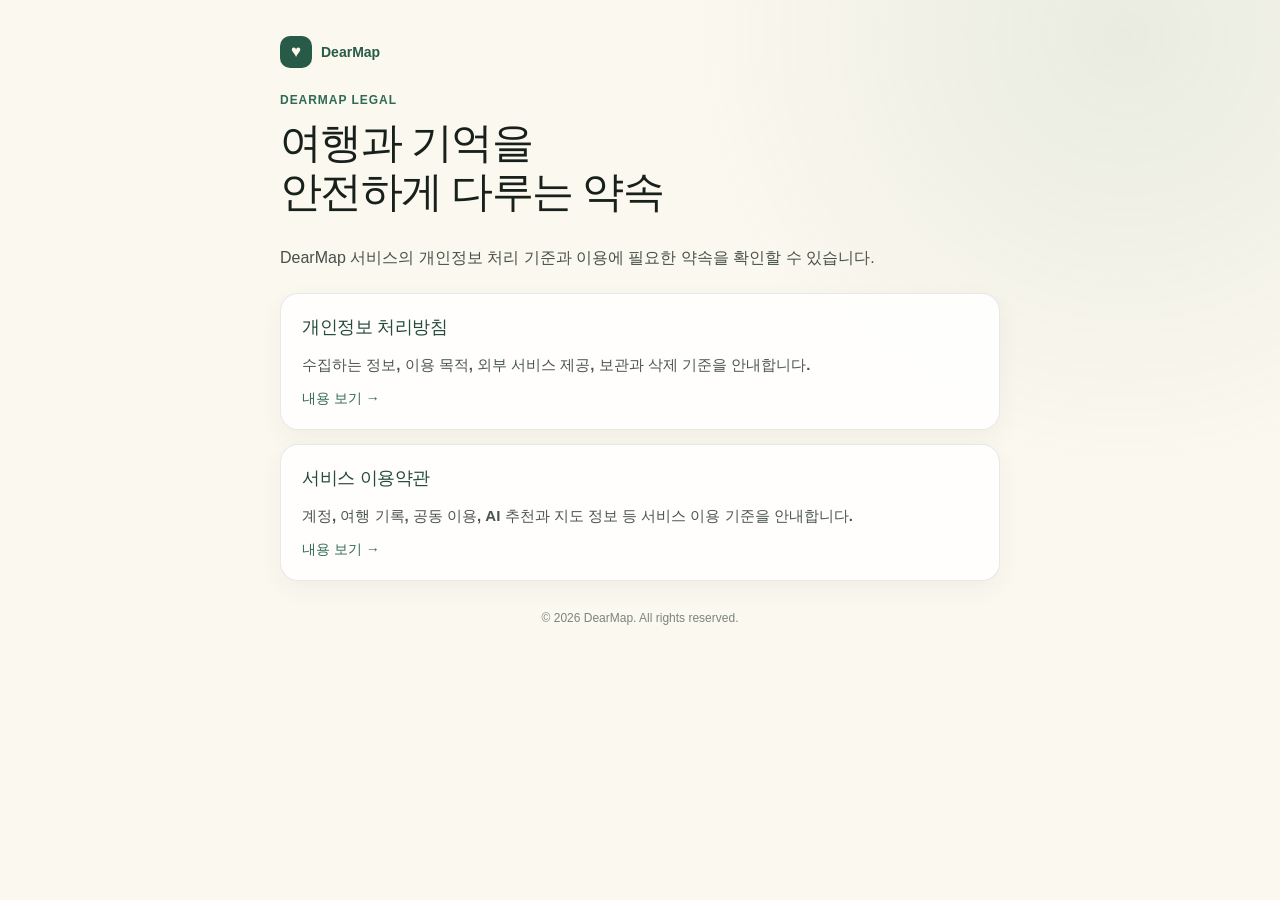
<file: index.html>
<!doctype html>
<html lang="ko">
<head>
  <meta charset="utf-8">
  <meta name="viewport" content="width=device-width, initial-scale=1, viewport-fit=cover">
  <meta name="color-scheme" content="light">
  <meta name="description" content="DearMap 개인정보 처리방침 및 이용약관">
  <title>DearMap 법적 고지</title>
  <link rel="stylesheet" href="./styles.css">
</head>
<body>
  <main>
    <header>
      <a class="brand" href="./">
        <span class="brand-mark" aria-hidden="true">♥</span>
        <span>DearMap</span>
      </a>
      <p class="eyebrow">DEARMAP LEGAL</p>
      <h1>여행과 기억을<br>안전하게 다루는 약속</h1>
    </header>

    <p class="intro">DearMap 서비스의 개인정보 처리 기준과 이용에 필요한 약속을 확인할 수 있습니다.</p>

    <a class="link-card" href="./privacy/">
      <h2>개인정보 처리방침</h2>
      <p>수집하는 정보, 이용 목적, 외부 서비스 제공, 보관과 삭제 기준을 안내합니다.</p>
      <span class="link-label">내용 보기 →</span>
    </a>

    <a class="link-card" href="./terms/">
      <h2>서비스 이용약관</h2>
      <p>계정, 여행 기록, 공동 이용, AI 추천과 지도 정보 등 서비스 이용 기준을 안내합니다.</p>
      <span class="link-label">내용 보기 →</span>
    </a>

    <footer>© 2026 DearMap. All rights reserved.</footer>
  </main>
</body>
</html>
</file>
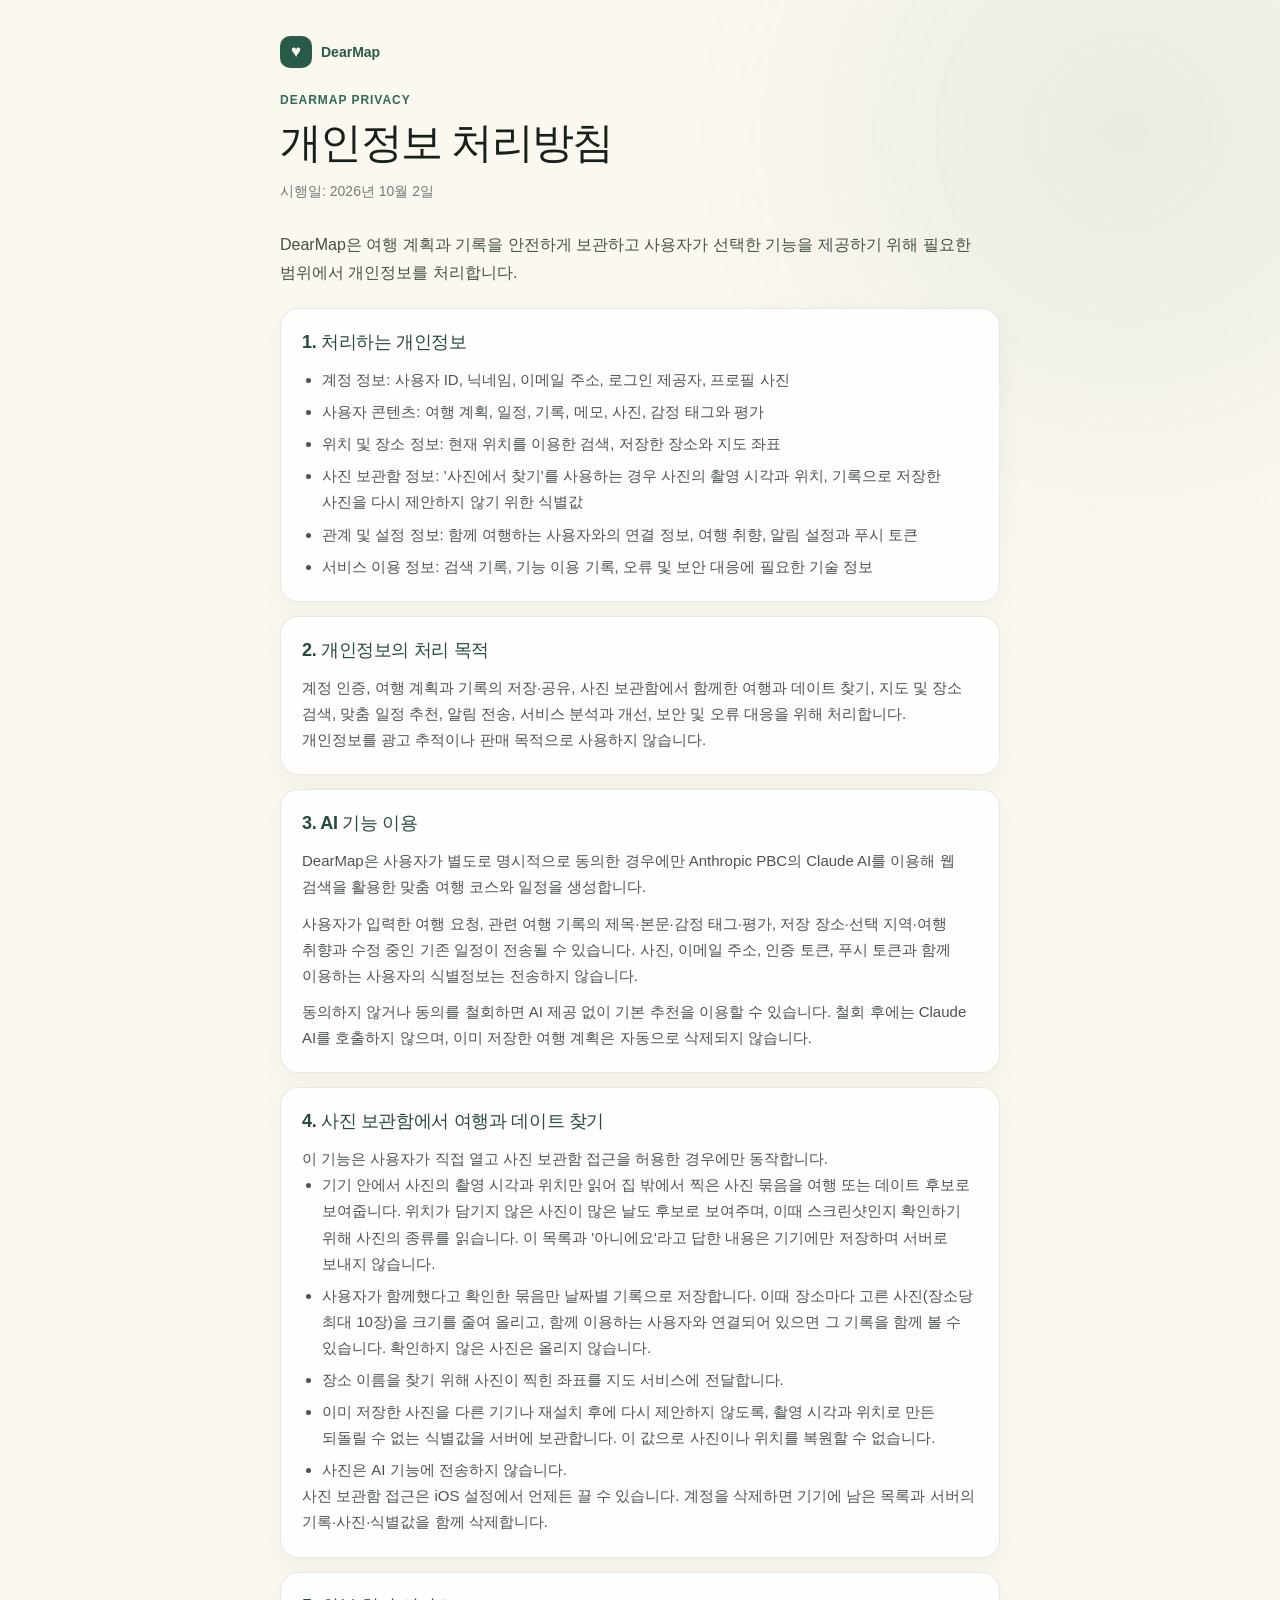
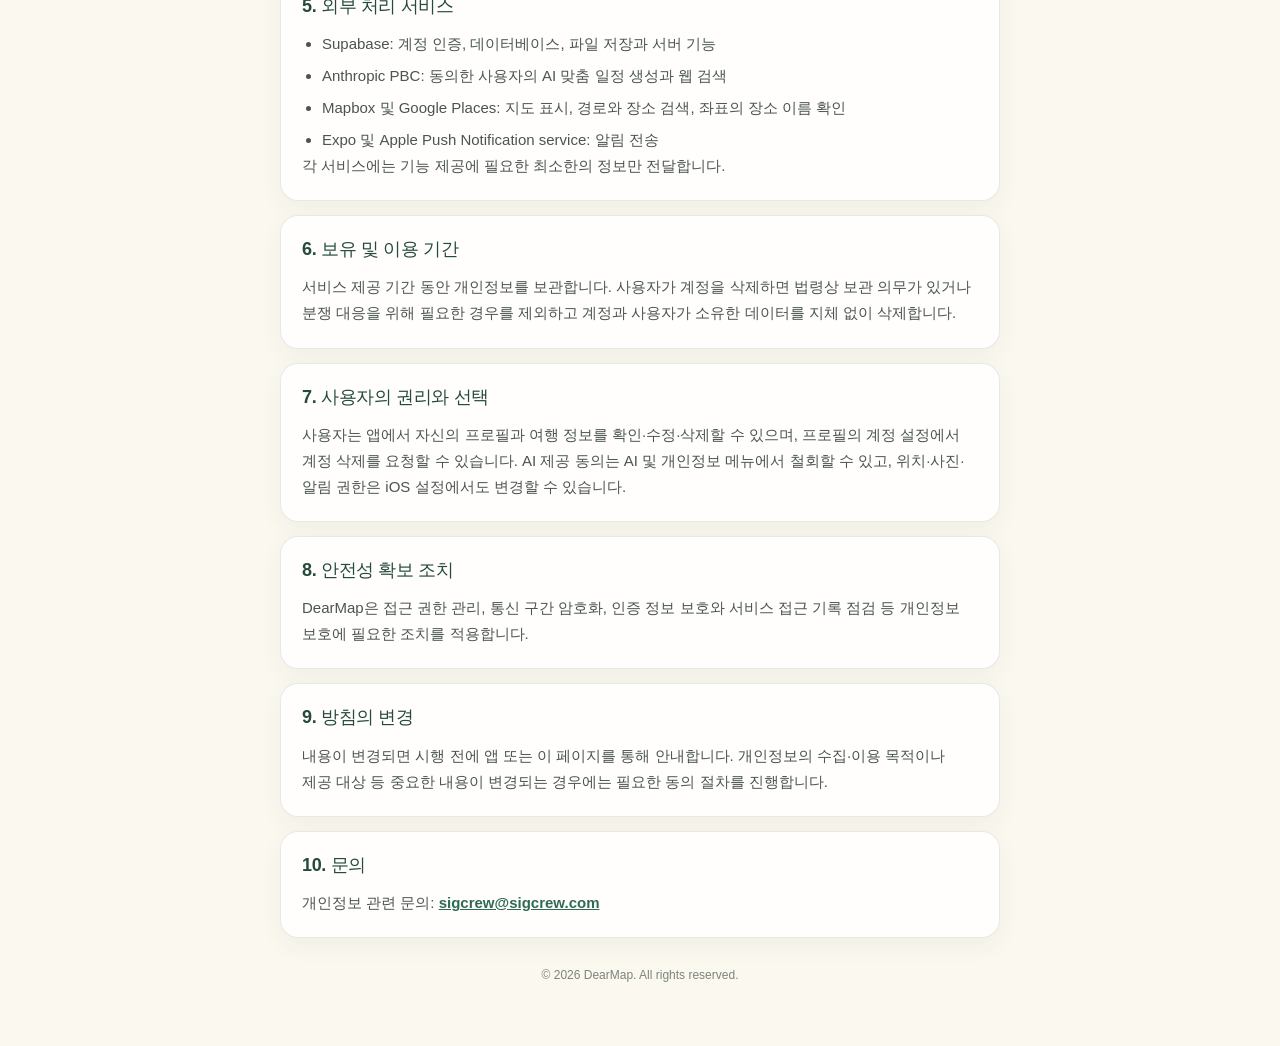
<file: privacy/index.html>
<!doctype html>
<html lang="ko">
<head>
  <meta charset="utf-8">
  <meta name="viewport" content="width=device-width, initial-scale=1, viewport-fit=cover">
  <meta name="color-scheme" content="light">
  <meta name="description" content="DearMap 개인정보 처리방침">
  <title>DearMap 개인정보 처리방침</title>
  <link rel="stylesheet" href="../styles.css">
</head>
<body>
  <main>
    <header>
      <a class="brand" href="../">
        <span class="brand-mark" aria-hidden="true">♥</span>
        <span>DearMap</span>
      </a>
      <p class="eyebrow">DEARMAP PRIVACY</p>
      <h1>개인정보 처리방침</h1>
      <p class="effective">시행일: 2026년 10월 2일</p>
    </header>

    <p class="intro">DearMap은 여행 계획과 기록을 안전하게 보관하고 사용자가 선택한 기능을 제공하기 위해 필요한 범위에서 개인정보를 처리합니다.</p>

    <section class="document-card">
      <h2>1. 처리하는 개인정보</h2>
      <ul>
        <li>계정 정보: 사용자 ID, 닉네임, 이메일 주소, 로그인 제공자, 프로필 사진</li>
        <li>사용자 콘텐츠: 여행 계획, 일정, 기록, 메모, 사진, 감정 태그와 평가</li>
        <li>위치 및 장소 정보: 현재 위치를 이용한 검색, 저장한 장소와 지도 좌표</li>
        <li>사진 보관함 정보: '사진에서 찾기'를 사용하는 경우 사진의 촬영 시각과 위치, 기록으로 저장한 사진을 다시 제안하지 않기 위한 식별값</li>
        <li>관계 및 설정 정보: 함께 여행하는 사용자와의 연결 정보, 여행 취향, 알림 설정과 푸시 토큰</li>
        <li>서비스 이용 정보: 검색 기록, 기능 이용 기록, 오류 및 보안 대응에 필요한 기술 정보</li>
      </ul>
    </section>

    <section class="document-card">
      <h2>2. 개인정보의 처리 목적</h2>
      <p>계정 인증, 여행 계획과 기록의 저장·공유, 사진 보관함에서 함께한 여행과 데이트 찾기, 지도 및 장소 검색, 맞춤 일정 추천, 알림 전송, 서비스 분석과 개선, 보안 및 오류 대응을 위해 처리합니다. 개인정보를 광고 추적이나 판매 목적으로 사용하지 않습니다.</p>
    </section>

    <section class="document-card">
      <h2>3. AI 기능 이용</h2>
      <p>DearMap은 사용자가 별도로 명시적으로 동의한 경우에만 Anthropic PBC의 Claude AI를 이용해 웹 검색을 활용한 맞춤 여행 코스와 일정을 생성합니다.</p>
      <p>사용자가 입력한 여행 요청, 관련 여행 기록의 제목·본문·감정 태그·평가, 저장 장소·선택 지역·여행 취향과 수정 중인 기존 일정이 전송될 수 있습니다. 사진, 이메일 주소, 인증 토큰, 푸시 토큰과 함께 이용하는 사용자의 식별정보는 전송하지 않습니다.</p>
      <p>동의하지 않거나 동의를 철회하면 AI 제공 없이 기본 추천을 이용할 수 있습니다. 철회 후에는 Claude AI를 호출하지 않으며, 이미 저장한 여행 계획은 자동으로 삭제되지 않습니다.</p>
    </section>

    <section class="document-card">
      <h2>4. 사진 보관함에서 여행과 데이트 찾기</h2>
      <p>이 기능은 사용자가 직접 열고 사진 보관함 접근을 허용한 경우에만 동작합니다.</p>
      <ul>
        <li>기기 안에서 사진의 촬영 시각과 위치만 읽어 집 밖에서 찍은 사진 묶음을 여행 또는 데이트 후보로 보여줍니다. 위치가 담기지 않은 사진이 많은 날도 후보로 보여주며, 이때 스크린샷인지 확인하기 위해 사진의 종류를 읽습니다. 이 목록과 '아니에요'라고 답한 내용은 기기에만 저장하며 서버로 보내지 않습니다.</li>
        <li>사용자가 함께했다고 확인한 묶음만 날짜별 기록으로 저장합니다. 이때 장소마다 고른 사진(장소당 최대 10장)을 크기를 줄여 올리고, 함께 이용하는 사용자와 연결되어 있으면 그 기록을 함께 볼 수 있습니다. 확인하지 않은 사진은 올리지 않습니다.</li>
        <li>장소 이름을 찾기 위해 사진이 찍힌 좌표를 지도 서비스에 전달합니다.</li>
        <li>이미 저장한 사진을 다른 기기나 재설치 후에 다시 제안하지 않도록, 촬영 시각과 위치로 만든 되돌릴 수 없는 식별값을 서버에 보관합니다. 이 값으로 사진이나 위치를 복원할 수 없습니다.</li>
        <li>사진은 AI 기능에 전송하지 않습니다.</li>
      </ul>
      <p>사진 보관함 접근은 iOS 설정에서 언제든 끌 수 있습니다. 계정을 삭제하면 기기에 남은 목록과 서버의 기록·사진·식별값을 함께 삭제합니다.</p>
    </section>

    <section class="document-card">
      <h2>5. 외부 처리 서비스</h2>
      <ul>
        <li>Supabase: 계정 인증, 데이터베이스, 파일 저장과 서버 기능</li>
        <li>Anthropic PBC: 동의한 사용자의 AI 맞춤 일정 생성과 웹 검색</li>
        <li>Mapbox 및 Google Places: 지도 표시, 경로와 장소 검색, 좌표의 장소 이름 확인</li>
        <li>Expo 및 Apple Push Notification service: 알림 전송</li>
      </ul>
      <p>각 서비스에는 기능 제공에 필요한 최소한의 정보만 전달합니다.</p>
    </section>

    <section class="document-card">
      <h2>6. 보유 및 이용 기간</h2>
      <p>서비스 제공 기간 동안 개인정보를 보관합니다. 사용자가 계정을 삭제하면 법령상 보관 의무가 있거나 분쟁 대응을 위해 필요한 경우를 제외하고 계정과 사용자가 소유한 데이터를 지체 없이 삭제합니다.</p>
    </section>

    <section class="document-card">
      <h2>7. 사용자의 권리와 선택</h2>
      <p>사용자는 앱에서 자신의 프로필과 여행 정보를 확인·수정·삭제할 수 있으며, 프로필의 계정 설정에서 계정 삭제를 요청할 수 있습니다. AI 제공 동의는 AI 및 개인정보 메뉴에서 철회할 수 있고, 위치·사진·알림 권한은 iOS 설정에서도 변경할 수 있습니다.</p>
    </section>

    <section class="document-card">
      <h2>8. 안전성 확보 조치</h2>
      <p>DearMap은 접근 권한 관리, 통신 구간 암호화, 인증 정보 보호와 서비스 접근 기록 점검 등 개인정보 보호에 필요한 조치를 적용합니다.</p>
    </section>

    <section class="document-card">
      <h2>9. 방침의 변경</h2>
      <p>내용이 변경되면 시행 전에 앱 또는 이 페이지를 통해 안내합니다. 개인정보의 수집·이용 목적이나 제공 대상 등 중요한 내용이 변경되는 경우에는 필요한 동의 절차를 진행합니다.</p>
    </section>

    <section class="document-card">
      <h2>10. 문의</h2>
      <p>개인정보 관련 문의: <a href="mailto:sigcrew@sigcrew.com">sigcrew@sigcrew.com</a></p>
    </section>

    <footer>© 2026 DearMap. All rights reserved.</footer>
  </main>
</body>
</html>
</file>
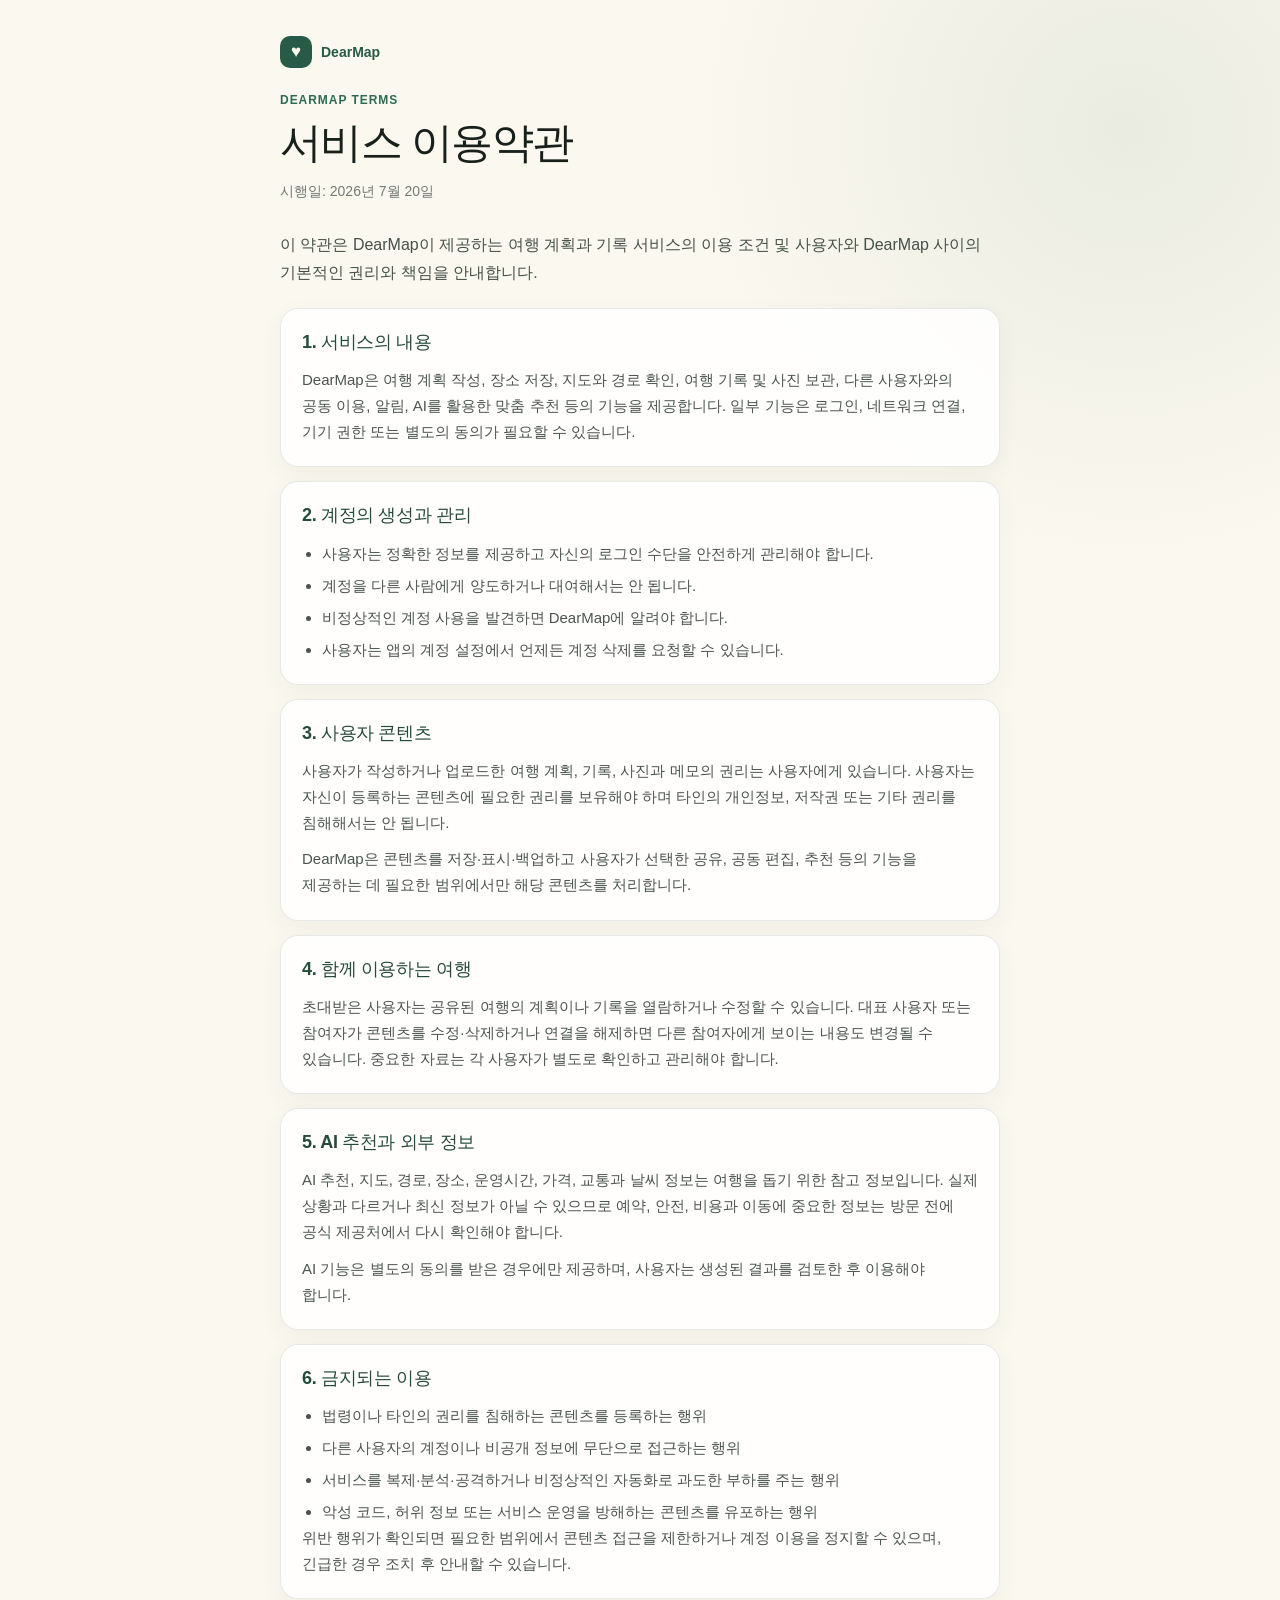
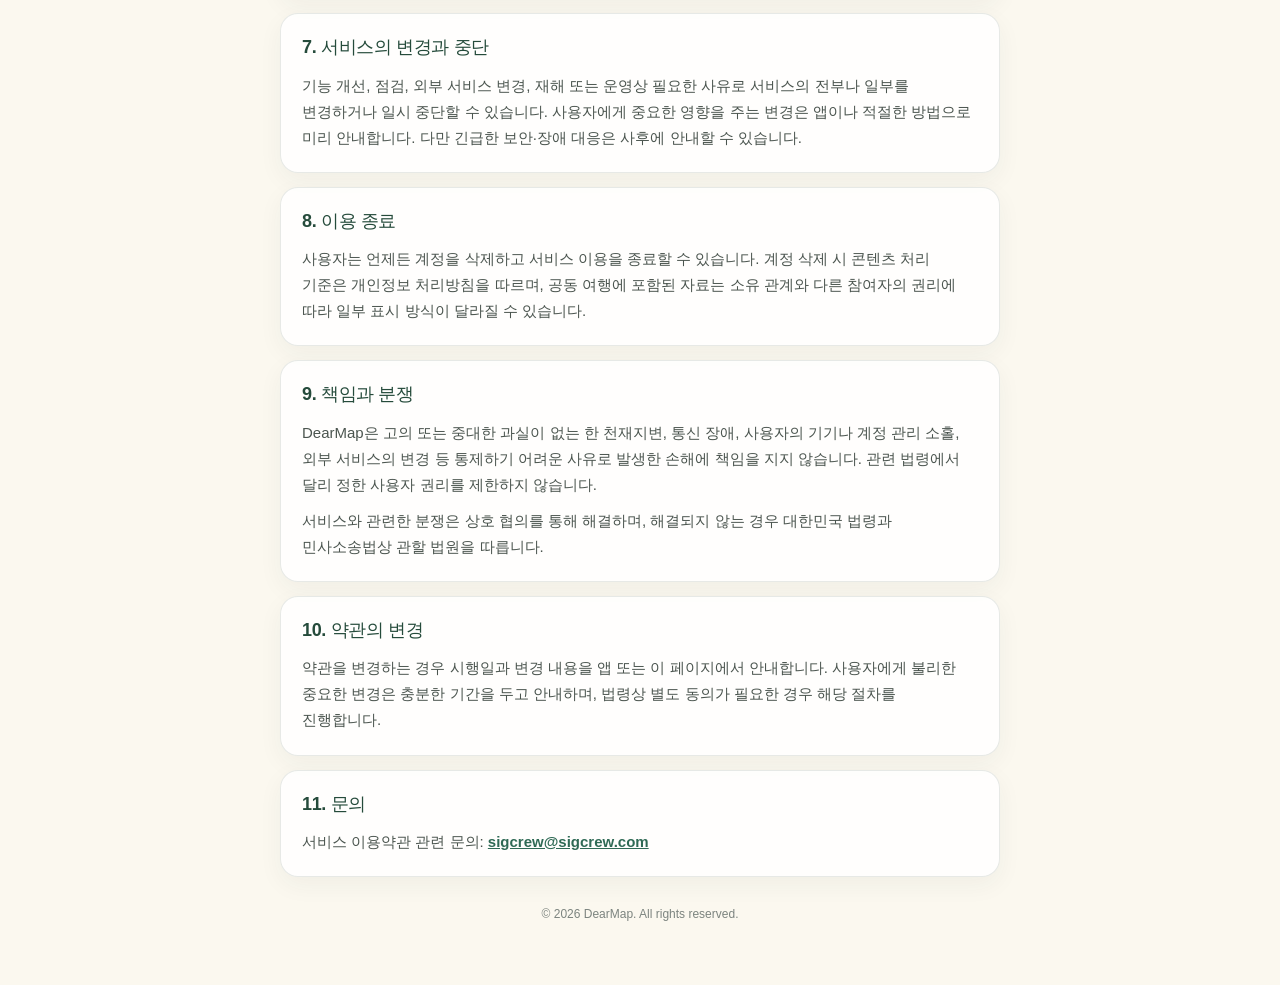
<file: terms/index.html>
<!doctype html>
<html lang="ko">
<head>
  <meta charset="utf-8">
  <meta name="viewport" content="width=device-width, initial-scale=1, viewport-fit=cover">
  <meta name="color-scheme" content="light">
  <meta name="description" content="DearMap 서비스 이용약관">
  <title>DearMap 서비스 이용약관</title>
  <link rel="stylesheet" href="../styles.css">
</head>
<body>
  <main>
    <header>
      <a class="brand" href="../">
        <span class="brand-mark" aria-hidden="true">♥</span>
        <span>DearMap</span>
      </a>
      <p class="eyebrow">DEARMAP TERMS</p>
      <h1>서비스 이용약관</h1>
      <p class="effective">시행일: 2026년 7월 20일</p>
    </header>

    <p class="intro">이 약관은 DearMap이 제공하는 여행 계획과 기록 서비스의 이용 조건 및 사용자와 DearMap 사이의 기본적인 권리와 책임을 안내합니다.</p>

    <section class="document-card">
      <h2>1. 서비스의 내용</h2>
      <p>DearMap은 여행 계획 작성, 장소 저장, 지도와 경로 확인, 여행 기록 및 사진 보관, 다른 사용자와의 공동 이용, 알림, AI를 활용한 맞춤 추천 등의 기능을 제공합니다. 일부 기능은 로그인, 네트워크 연결, 기기 권한 또는 별도의 동의가 필요할 수 있습니다.</p>
    </section>

    <section class="document-card">
      <h2>2. 계정의 생성과 관리</h2>
      <ul>
        <li>사용자는 정확한 정보를 제공하고 자신의 로그인 수단을 안전하게 관리해야 합니다.</li>
        <li>계정을 다른 사람에게 양도하거나 대여해서는 안 됩니다.</li>
        <li>비정상적인 계정 사용을 발견하면 DearMap에 알려야 합니다.</li>
        <li>사용자는 앱의 계정 설정에서 언제든 계정 삭제를 요청할 수 있습니다.</li>
      </ul>
    </section>

    <section class="document-card">
      <h2>3. 사용자 콘텐츠</h2>
      <p>사용자가 작성하거나 업로드한 여행 계획, 기록, 사진과 메모의 권리는 사용자에게 있습니다. 사용자는 자신이 등록하는 콘텐츠에 필요한 권리를 보유해야 하며 타인의 개인정보, 저작권 또는 기타 권리를 침해해서는 안 됩니다.</p>
      <p>DearMap은 콘텐츠를 저장·표시·백업하고 사용자가 선택한 공유, 공동 편집, 추천 등의 기능을 제공하는 데 필요한 범위에서만 해당 콘텐츠를 처리합니다.</p>
    </section>

    <section class="document-card">
      <h2>4. 함께 이용하는 여행</h2>
      <p>초대받은 사용자는 공유된 여행의 계획이나 기록을 열람하거나 수정할 수 있습니다. 대표 사용자 또는 참여자가 콘텐츠를 수정·삭제하거나 연결을 해제하면 다른 참여자에게 보이는 내용도 변경될 수 있습니다. 중요한 자료는 각 사용자가 별도로 확인하고 관리해야 합니다.</p>
    </section>

    <section class="document-card">
      <h2>5. AI 추천과 외부 정보</h2>
      <p>AI 추천, 지도, 경로, 장소, 운영시간, 가격, 교통과 날씨 정보는 여행을 돕기 위한 참고 정보입니다. 실제 상황과 다르거나 최신 정보가 아닐 수 있으므로 예약, 안전, 비용과 이동에 중요한 정보는 방문 전에 공식 제공처에서 다시 확인해야 합니다.</p>
      <p>AI 기능은 별도의 동의를 받은 경우에만 제공하며, 사용자는 생성된 결과를 검토한 후 이용해야 합니다.</p>
    </section>

    <section class="document-card">
      <h2>6. 금지되는 이용</h2>
      <ul>
        <li>법령이나 타인의 권리를 침해하는 콘텐츠를 등록하는 행위</li>
        <li>다른 사용자의 계정이나 비공개 정보에 무단으로 접근하는 행위</li>
        <li>서비스를 복제·분석·공격하거나 비정상적인 자동화로 과도한 부하를 주는 행위</li>
        <li>악성 코드, 허위 정보 또는 서비스 운영을 방해하는 콘텐츠를 유포하는 행위</li>
      </ul>
      <p>위반 행위가 확인되면 필요한 범위에서 콘텐츠 접근을 제한하거나 계정 이용을 정지할 수 있으며, 긴급한 경우 조치 후 안내할 수 있습니다.</p>
    </section>

    <section class="document-card">
      <h2>7. 서비스의 변경과 중단</h2>
      <p>기능 개선, 점검, 외부 서비스 변경, 재해 또는 운영상 필요한 사유로 서비스의 전부나 일부를 변경하거나 일시 중단할 수 있습니다. 사용자에게 중요한 영향을 주는 변경은 앱이나 적절한 방법으로 미리 안내합니다. 다만 긴급한 보안·장애 대응은 사후에 안내할 수 있습니다.</p>
    </section>

    <section class="document-card">
      <h2>8. 이용 종료</h2>
      <p>사용자는 언제든 계정을 삭제하고 서비스 이용을 종료할 수 있습니다. 계정 삭제 시 콘텐츠 처리 기준은 개인정보 처리방침을 따르며, 공동 여행에 포함된 자료는 소유 관계와 다른 참여자의 권리에 따라 일부 표시 방식이 달라질 수 있습니다.</p>
    </section>

    <section class="document-card">
      <h2>9. 책임과 분쟁</h2>
      <p>DearMap은 고의 또는 중대한 과실이 없는 한 천재지변, 통신 장애, 사용자의 기기나 계정 관리 소홀, 외부 서비스의 변경 등 통제하기 어려운 사유로 발생한 손해에 책임을 지지 않습니다. 관련 법령에서 달리 정한 사용자 권리를 제한하지 않습니다.</p>
      <p>서비스와 관련한 분쟁은 상호 협의를 통해 해결하며, 해결되지 않는 경우 대한민국 법령과 민사소송법상 관할 법원을 따릅니다.</p>
    </section>

    <section class="document-card">
      <h2>10. 약관의 변경</h2>
      <p>약관을 변경하는 경우 시행일과 변경 내용을 앱 또는 이 페이지에서 안내합니다. 사용자에게 불리한 중요한 변경은 충분한 기간을 두고 안내하며, 법령상 별도 동의가 필요한 경우 해당 절차를 진행합니다.</p>
    </section>

    <section class="document-card">
      <h2>11. 문의</h2>
      <p>서비스 이용약관 관련 문의: <a href="mailto:sigcrew@sigcrew.com">sigcrew@sigcrew.com</a></p>
    </section>

    <footer>© 2026 DearMap. All rights reserved.</footer>
  </main>
</body>
</html>
</file>
<file: styles.css>
:root {
  color: #202722;
  background: #fbf8ef;
  font-family: -apple-system, BlinkMacSystemFont, "Apple SD Gothic Neo", "Noto Sans KR", sans-serif;
  font-synthesis: none;
}

* {
  box-sizing: border-box;
}

body {
  margin: 0;
  background:
    radial-gradient(circle at 88% 5%, rgba(92, 133, 110, 0.11), transparent 27rem),
    #fbf8ef;
}

main {
  width: min(100%, 760px);
  margin: 0 auto;
  padding: 36px 20px calc(64px + env(safe-area-inset-bottom));
}

header {
  margin-bottom: 28px;
}

.brand {
  display: inline-flex;
  align-items: center;
  gap: 9px;
  margin-bottom: 22px;
  color: #285b47;
  font-size: 14px;
  font-weight: 750;
  text-decoration: none;
}

.brand-mark {
  display: grid;
  width: 32px;
  height: 32px;
  place-items: center;
  border-radius: 10px;
  background: #285b47;
  color: #fff9ef;
  font-size: 17px;
}

.eyebrow {
  margin: 0 0 8px;
  color: #2f6a55;
  font-size: 12px;
  font-weight: 750;
  letter-spacing: 0.08em;
}

h1 {
  margin: 0;
  color: #17201a;
  font-size: clamp(30px, 8vw, 42px);
  line-height: 1.16;
  letter-spacing: -0.04em;
}

.effective {
  margin: 11px 0 0;
  color: #727b75;
  font-size: 14px;
}

.intro {
  margin: 0 0 20px;
  color: #465149;
  font-size: 16px;
  line-height: 1.78;
}

.document-card,
.link-card {
  margin-top: 14px;
  padding: 21px;
  border: 1px solid rgba(57, 87, 70, 0.12);
  border-radius: 18px;
  background: rgba(255, 255, 255, 0.84);
  box-shadow: 0 8px 24px rgba(46, 62, 51, 0.05);
}

.link-card {
  display: block;
  color: inherit;
  text-decoration: none;
  transition: transform 160ms ease, box-shadow 160ms ease;
}

.link-card:hover {
  transform: translateY(-2px);
  box-shadow: 0 12px 28px rgba(46, 62, 51, 0.09);
}

h2 {
  margin: 0 0 12px;
  color: #254b3b;
  font-size: 18px;
  line-height: 1.4;
  letter-spacing: -0.02em;
}

h3 {
  margin: 18px 0 8px;
  color: #354c40;
  font-size: 15px;
}

p,
li {
  color: #4b554f;
  font-size: 15px;
  line-height: 1.74;
  word-break: keep-all;
}

p {
  margin: 0;
}

p + p {
  margin-top: 10px;
}

ul,
ol {
  margin: 0;
  padding-left: 20px;
}

li + li {
  margin-top: 6px;
}

a {
  color: #2f6a55;
  font-weight: 650;
}

.link-label {
  display: inline-block;
  margin-top: 12px;
  color: #2f6a55;
  font-size: 14px;
  font-weight: 700;
}

footer {
  padding-top: 30px;
  color: #7c847f;
  font-size: 12px;
  text-align: center;
}

@media (max-width: 480px) {
  main {
    padding-top: 24px;
  }

  .document-card,
  .link-card {
    padding: 18px;
  }
}
</file>
